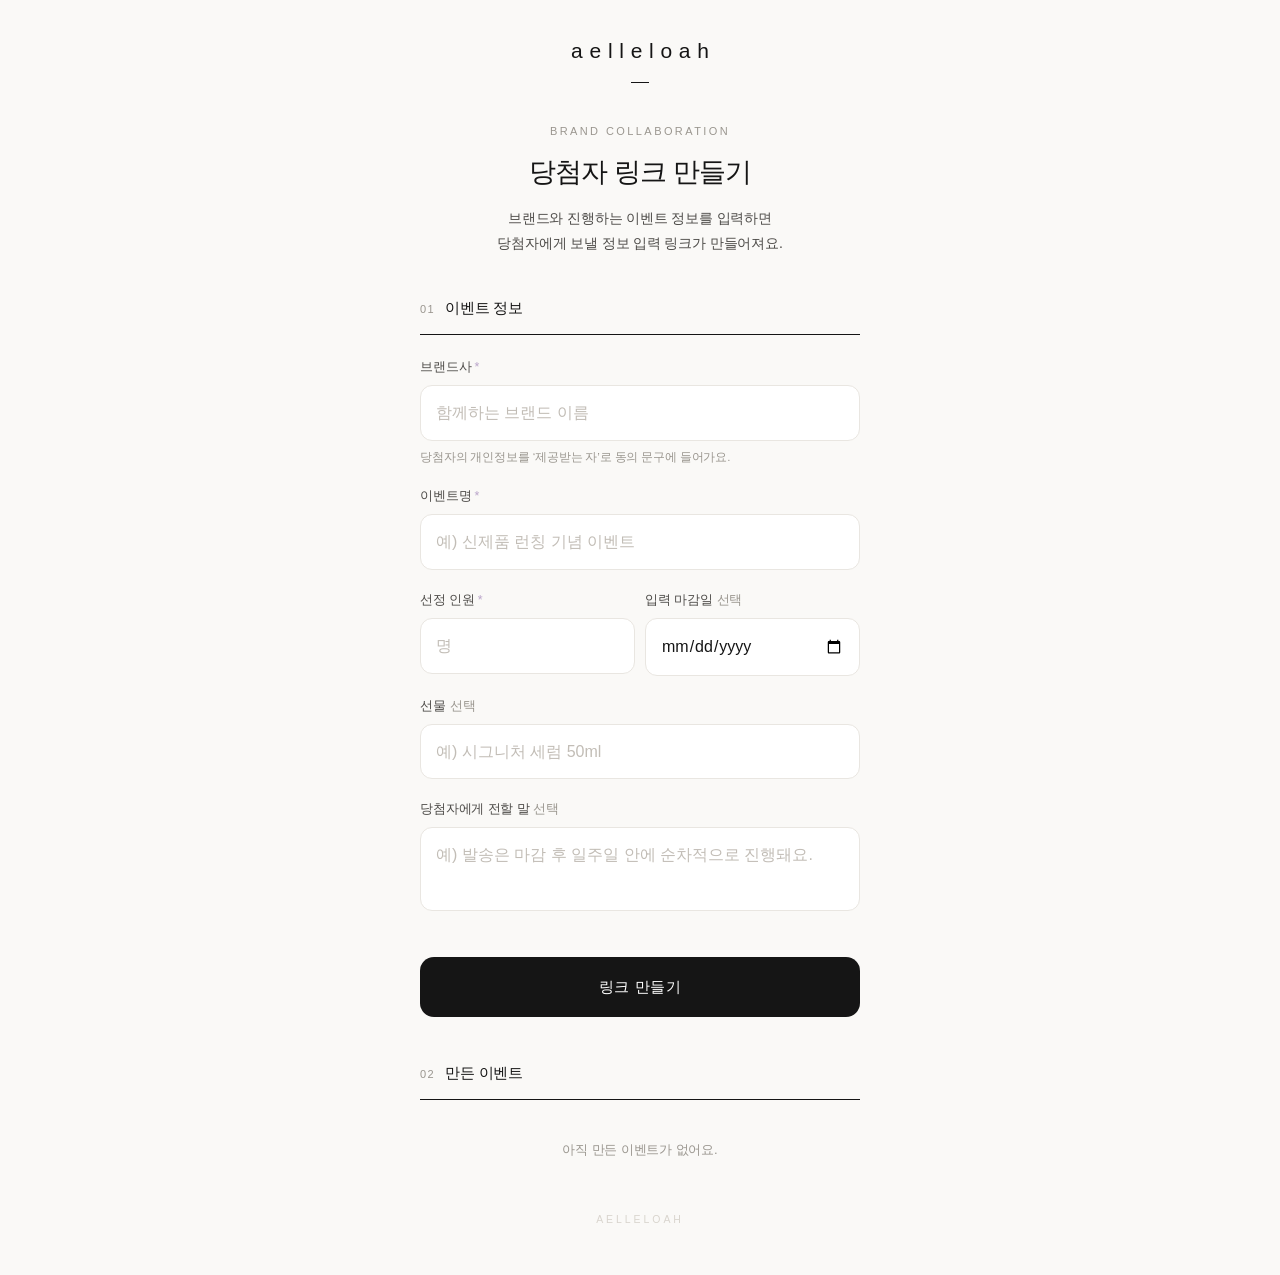
<file: index.html>
<!DOCTYPE html>
<html lang="ko">
<head>
<meta charset="UTF-8" />
<meta name="viewport" content="width=device-width, initial-scale=1.0" />
<meta name="robots" content="noindex, nofollow" />
<title>aelleloah</title>
<meta http-equiv="refresh" content="0; url=event/" />
</head>
<body style="background:#faf9f7"></body>
</html>
</file>
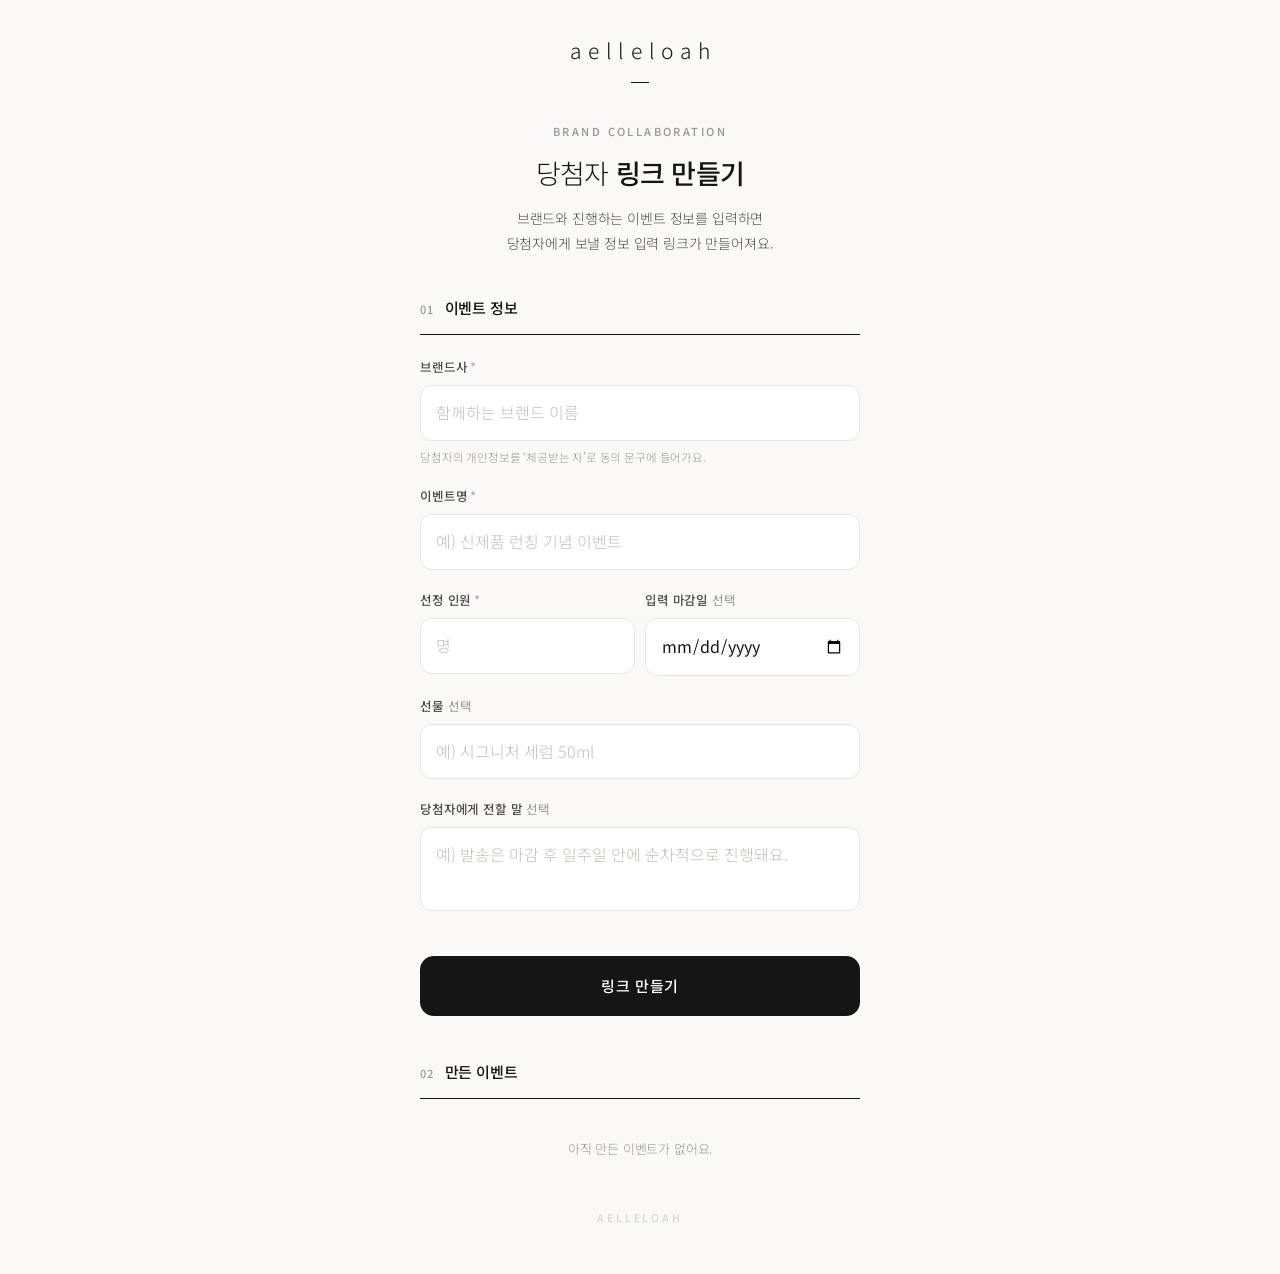
<file: event/index.html>
<!DOCTYPE html>
<html lang="ko">
<head>
<meta charset="UTF-8" />
<meta name="viewport" content="width=device-width, initial-scale=1.0, viewport-fit=cover" />
<meta name="robots" content="noindex, nofollow" />
<script>/* /event 처럼 끝에 / 가 없으면 붙여서 다시 열기 (상대 경로 파일을 찾게) */
  if (!/\/$|\.html$/.test(location.pathname)) location.replace(location.pathname + "/" + location.search);</script>
<meta name="theme-color" content="#faf9f7" />
<link rel="preconnect" href="https://fonts.googleapis.com" />
<link rel="preconnect" href="https://fonts.gstatic.com" crossorigin />
<link rel="stylesheet" href="https://fonts.googleapis.com/css2?family=Noto+Sans+KR:wght@300;400;500;700&display=swap" />
<link rel="stylesheet" href="style.css" />
<link rel="manifest" href="manifest.json" />
<link rel="apple-touch-icon" href="icons/apple-touch-icon.png" />
<link rel="icon" type="image/png" href="icons/icon-192.png" />
<meta name="apple-mobile-web-app-capable" content="yes" />
<meta name="mobile-web-app-capable" content="yes" />
<meta name="apple-mobile-web-app-title" content="당첨자링크" />
<meta name="apple-mobile-web-app-status-bar-style" content="default" />
<title>aelleloah</title>
<script src="common.js"></script>
</head>
<body>
<div class="wrap">
  <div class="mark"><b>aelleloah</b><i></i></div>

  <div class="hero">
    <div class="eyebrow">Brand Collaboration</div>
    <h1>당첨자 <strong>링크 만들기</strong></h1>
    <p>브랜드와 진행하는 이벤트 정보를 입력하면<br />당첨자에게 보낼 정보 입력 링크가 만들어져요.</p>
  </div>

  <div class="banner hidden" id="warn">
    구글 시트 연결 전이에요 — 링크는 만들 수 있지만, 당첨자가 입력한 정보는 아직 저장되지 않아요.
  </div>

  <form id="form" novalidate>
    <div class="sec">
      <div class="sec-h"><span>01</span><h2>이벤트 정보</h2></div>
      <div class="field" data-f="brand">
        <label for="brand">브랜드사<span class="req">*</span></label>
        <input type="text" id="brand" placeholder="함께하는 브랜드 이름" maxlength="40" />
        <div class="help">당첨자의 개인정보를 ‘제공받는 자’로 동의 문구에 들어가요.</div>
        <div class="err">브랜드사 이름을 입력해 주세요.</div>
      </div>
      <div class="field" data-f="event">
        <label for="event">이벤트명<span class="req">*</span></label>
        <input type="text" id="event" placeholder="예) 신제품 런칭 기념 이벤트" maxlength="60" />
        <div class="err">이벤트명을 입력해 주세요.</div>
      </div>
      <div class="grid2" style="margin-bottom:20px">
        <div class="field" data-f="count">
          <label for="count">선정 인원<span class="req">*</span></label>
          <input type="number" id="count" placeholder="명" inputmode="numeric" min="1" max="9999" />
          <div class="err">인원을 입력해 주세요.</div>
        </div>
        <div class="field" data-f="until">
          <label for="until">입력 마감일<span class="opt">선택</span></label>
          <input type="date" id="until" />
          <div class="err">오늘 이후 날짜로 골라 주세요.</div>
        </div>
      </div>
      <div class="field" data-f="gift">
        <label for="gift">선물<span class="opt">선택</span></label>
        <input type="text" id="gift" placeholder="예) 시그니처 세럼 50ml" maxlength="80" />
      </div>
      <div class="field" data-f="msg">
        <label for="msg">당첨자에게 전할 말<span class="opt">선택</span></label>
        <textarea id="msg" placeholder="예) 발송은 마감 후 일주일 안에 순차적으로 진행돼요." maxlength="300"></textarea>
      </div>
    </div>
    <button type="submit" class="submit" id="makeBtn">링크 만들기</button>
  </form>

  <div class="result hidden" id="result">
    <div class="eyebrow" id="r_collab"></div>
    <h3 id="r_title"></h3>
    <div class="meta" id="r_meta"></div>
    <div class="link" id="r_link"></div>
    <div class="btns2">
      <button type="button" class="b-ghost" id="r_open">당첨자 화면 보기</button>
      <button type="button" class="b-main" id="r_copy">메시지 복사</button>
    </div>
  </div>

  <div class="sec" style="margin-top:44px">
    <div class="sec-h"><span>02</span><h2>만든 이벤트</h2></div>
    <div class="list" id="list"></div>
  </div>

  <div class="foot">AELLELOAH</div>
</div>
<div class="toast" id="toast"></div>

<!-- 보낼 메시지 미리보기 · 수정 -->
<div class="overlay" id="dmOv">
  <div class="sheet">
    <h3>보낼 메시지</h3>
    <p class="desc">고친 문구는 이 이벤트에 저장돼요.</p>
    <textarea class="dm" id="dmText" maxlength="1000"></textarea>
    <div class="dm-tools">
      <button type="button" id="dmReset">기본 문구로</button>
      <button type="button" id="dmLink">링크만 복사</button>
    </div>
    <div class="sheet-btns">
      <button type="button" class="b-ghost" id="dmShare">공유</button>
      <button type="button" class="b-main" id="dmCopy">메시지 복사</button>
    </div>
  </div>
</div>

<script>
(function () {
  const C = window.EVENT_CONFIG;
  const $ = id => document.getElementById(id);
  const KEY = "aelleloah-events";
  const load = () => { try { return JSON.parse(localStorage.getItem(KEY)) || []; } catch (e) { return []; } };
  const save = list => { try { localStorage.setItem(KEY, JSON.stringify(list)); } catch (e) {} };
  // 시트에 저장된 이벤트(s)는 짧은 링크, 아니면 정보를 다 담은 긴 링크
  const longLink = ({ i, b, e, n, g, u, m }) => new URL("form.html", location.origin + location.pathname).href + "?c=" + EV.encode({ i, b, e, n, g, u, m });
  const linkOf = ev => ev.s ? EV.shortLink(ev.i) : longLink(ev);
  const mark = id => { const l = load(); l.forEach(x => { if (x.i === id) x.s = true; }); save(l); };
  const metaOf = ev => [ev.n ? ev.n + "명 선정" : "", ev.g, ev.u ? EV.dateLabel(ev.u) + " 마감" : "마감일 없음"].filter(Boolean).join(" · ");

  if (!EV.connected()) $("warn").classList.remove("hidden");

  let toastT;
  function toast(t) {
    $("toast").textContent = t; $("toast").classList.add("show");
    clearTimeout(toastT); toastT = setTimeout(() => $("toast").classList.remove("show"), 1800);
  }
  async function copy(text, done) {
    try { await navigator.clipboard.writeText(text); toast(done || "복사했어요"); }
    catch (e) { prompt("아래 내용을 길게 눌러 복사하세요", text); }
  }

  /* ---------- 보낼 메시지 ---------- */
  const dmDefault = ev => [
    "[" + ev.b + " × " + C.HOST + "] " + ev.e,
    "당첨을 축하드려요! 🎉",
    "",
    (ev.g ? "선물(" + ev.g + ")을" : "선물을") + " 보내드리려고 해요.",
    "아래 링크에서 받으실 정보를 " + (ev.u ? EV.dateLabel(ev.u) + "까지 " : "") + "입력해 주세요.",
    "",
    "👉 " + linkOf(ev)
  ].join("\n");
  const findEv = id => load().find(x => x.i === id);
  const saveDm = (id, dm, dmLink) => { const l = load(); l.forEach(x => { if (x.i === id) { x.dm = dm; x.dmLink = dmLink; } }); save(l); };

  let dmEv = null, dmT;
  function openDm(ev) {
    dmEv = findEv(ev.i) || ev;
    const link = linkOf(dmEv);
    let text = dmEv.dm || dmDefault(dmEv);
    // 저장된 문구 속 예전 링크(긴 링크)는 지금 링크로 바꿔 줌
    if (dmEv.dm && dmEv.dmLink && dmEv.dmLink !== link) text = text.split(dmEv.dmLink).join(link);
    $("dmText").value = text;
    $("dmOv").classList.add("show");
  }
  $("dmText").addEventListener("input", () => {
    clearTimeout(dmT);
    dmT = setTimeout(() => saveDm(dmEv.i, $("dmText").value, linkOf(dmEv)), 300);
  });
  $("dmReset").onclick = () => { $("dmText").value = dmDefault(dmEv); saveDm(dmEv.i, "", ""); };
  $("dmLink").onclick = () => copy(linkOf(dmEv), "링크를 복사했어요");
  $("dmCopy").onclick = () => {
    if (!$("dmText").value.includes(linkOf(dmEv))) toast("메시지에 링크가 빠져 있어요");
    copy($("dmText").value, "메시지를 복사했어요");
  };
  $("dmShare").onclick = async () => {
    const text = $("dmText").value;
    if (navigator.share) { try { await navigator.share({ text }); } catch (e) {} }
    else copy(text, "메시지를 복사했어요");
  };
  $("dmOv").addEventListener("click", e => { if (e.target === $("dmOv")) $("dmOv").classList.remove("show"); });

  /* ---------- 만들기 ---------- */
  document.querySelectorAll("#form input, #form textarea").forEach(el =>
    el.addEventListener("input", () => { const f = el.closest(".field"); if (f) f.classList.remove("invalid"); }));

  let current = null;
  $("form").addEventListener("submit", async e => {
    e.preventDefault();
    const v = id => $(id).value.trim();
    const bad = [];
    if (!v("brand")) bad.push("brand");
    if (!v("event")) bad.push("event");
    const n = parseInt(v("count"), 10);
    if (!(n >= 1 && n <= 9999)) bad.push("count");
    if (v("until") && EV.isClosed(v("until"))) bad.push("until");
    document.querySelectorAll("#form .field[data-f]").forEach(f => f.classList.toggle("invalid", bad.includes(f.dataset.f)));
    if (bad.length) { $(bad[0]).focus(); return; }

    current = { i: EV.newId(), b: v("brand"), e: v("event"), n, g: v("gift"), u: v("until"), m: v("msg") };
    const btn = $("makeBtn");
    btn.disabled = true; btn.textContent = "링크 만드는 중…";
    try { await EV.register(current); current.s = true; }
    catch (err) { toast("짧은 링크를 못 만들어서 긴 링크로 만들었어요"); }
    btn.disabled = false; btn.textContent = "링크 만들기";
    const list = load(); list.unshift(Object.assign({ created: Date.now() }, current)); save(list);
    showResult(current); renderList();
    $("form").reset();
  });

  function showResult(ev) {
    current = ev;
    $("r_collab").textContent = ev.b + " × " + C.HOST;
    $("r_title").textContent = ev.e;
    $("r_meta").textContent = metaOf(ev);
    $("r_link").textContent = linkOf(ev);
    $("result").classList.remove("hidden");
    $("result").scrollIntoView({ behavior: "smooth", block: "center" });
  }
  $("r_open").onclick = () => window.open(linkOf(current), "_blank");
  $("r_copy").onclick = () => openDm(current);

  /* ---------- 목록 ---------- */
  function renderList() {
    const list = load(), box = $("list");
    box.innerHTML = "";
    if (!list.length) { box.innerHTML = '<div class="empty">아직 만든 이벤트가 없어요.</div>'; return; }
    list.forEach((ev, idx) => {
      const item = document.createElement("div"); item.className = "item";
      const top = document.createElement("div"); top.className = "item-top";
      const t = document.createElement("b"); t.textContent = ev.e;
      const s = document.createElement("small"); s.textContent = ev.b;
      top.append(t, s);
      const meta = document.createElement("div"); meta.className = "meta";
      meta.textContent = metaOf(ev) + (EV.isClosed(ev.u) ? " (마감됨)" : "");
      const btns = document.createElement("div"); btns.className = "item-btns";
      [["메시지 복사", () => openDm(ev)], ["당첨자 화면", () => window.open(linkOf(ev), "_blank")],
       ["삭제", () => { if (confirm("목록에서 지울까요?\n(이미 보낸 링크와 시트의 정보는 그대로 남아요)")) { const l = load(); l.splice(idx, 1); save(l); renderList(); } }]]
        .forEach(([label, fn], k) => {
          const b = document.createElement("button"); b.type = "button"; b.textContent = label; b.onclick = fn;
          if (k === 2) b.className = "del";
          btns.append(b);
        });
      item.append(top, meta, btns); box.append(item);
    });
  }
  renderList();

  // 예전에 만든(긴 링크) 이벤트도 시트에 등록해서 짧은 링크로 바꿔 둠
  (async () => {
    let changed = false;
    for (const ev of load().filter(x => !x.s)) {
      try { await EV.register(ev); mark(ev.i); changed = true; } catch (e) {}
    }
    if (changed) renderList();
  })();
})();
</script>
</body>
</html>
</file>
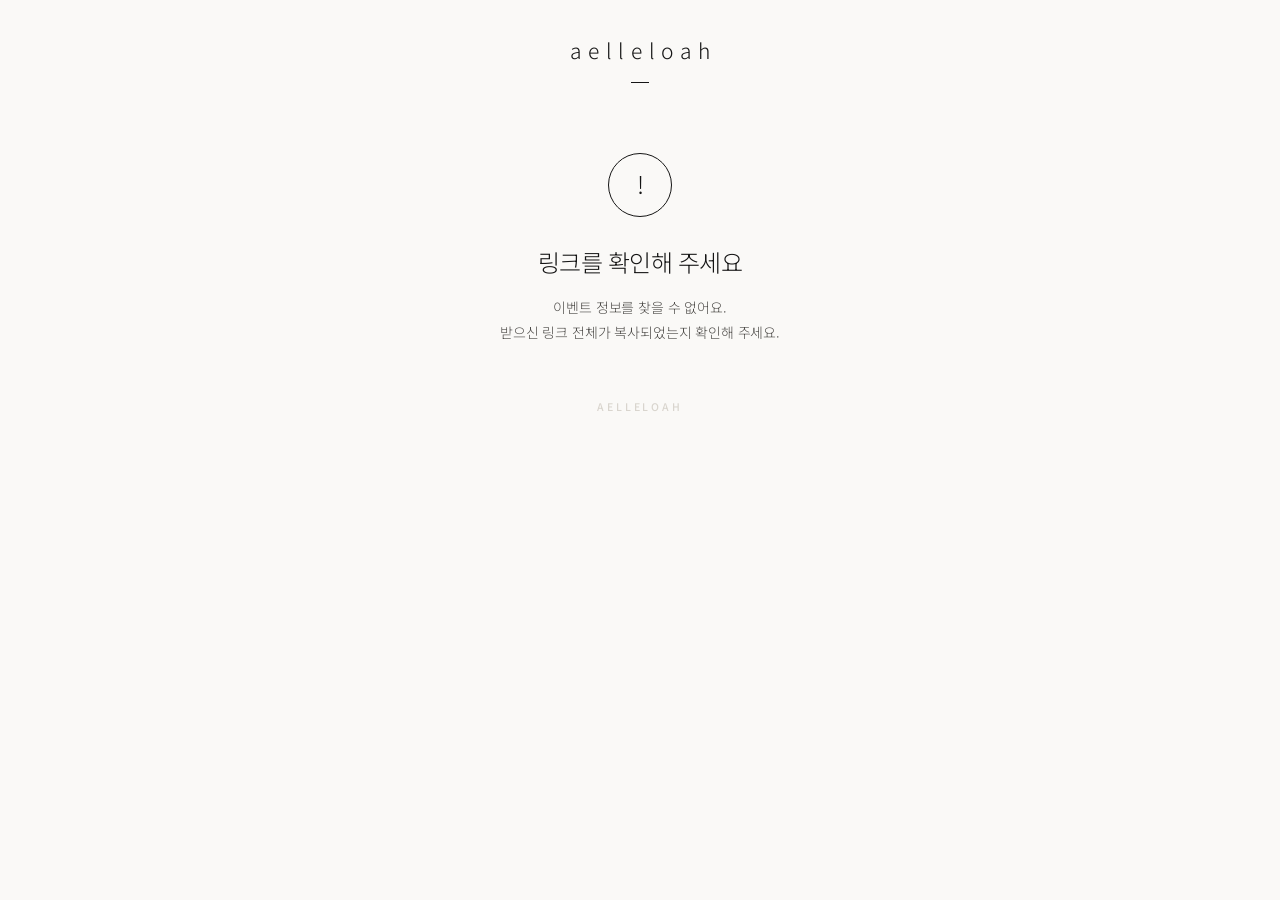
<file: gift.html>
<!DOCTYPE html>
<html lang="ko">
<head>
<meta charset="UTF-8" />
<meta name="viewport" content="width=device-width, initial-scale=1.0" />
<meta name="robots" content="noindex, nofollow" />
<meta name="theme-color" content="#faf9f7" />
<title>aelleloah</title>
<script>location.replace("event/form.html" + location.search);</script>
</head>
<body style="background:#faf9f7"></body>
</html>
</file>
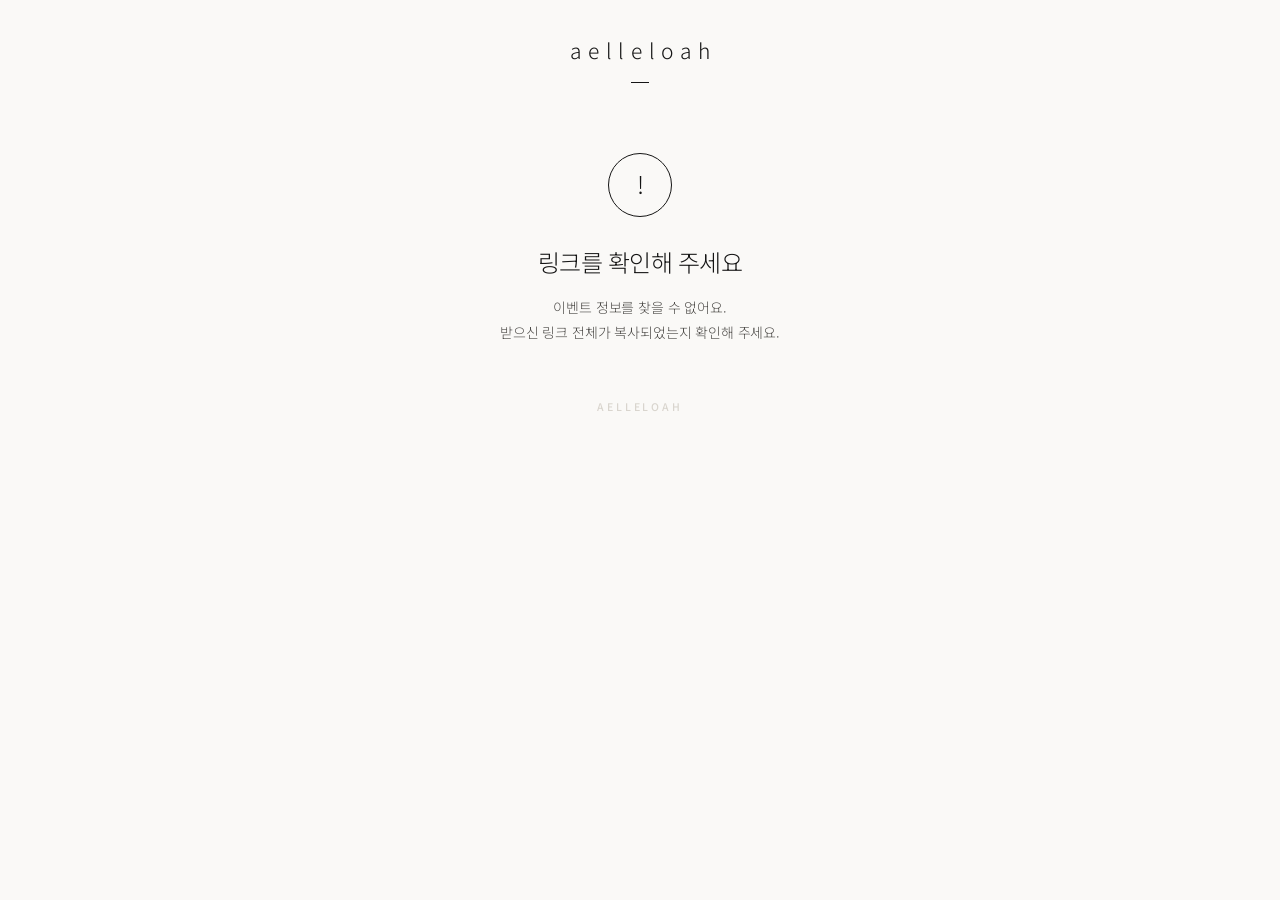
<file: event/form.html>
<!DOCTYPE html>
<html lang="ko">
<head>
<meta charset="UTF-8" />
<meta name="viewport" content="width=device-width, initial-scale=1.0, viewport-fit=cover" />
<meta name="robots" content="noindex, nofollow" />
<meta name="theme-color" content="#faf9f7" />
<link rel="preconnect" href="https://fonts.googleapis.com" />
<link rel="preconnect" href="https://fonts.gstatic.com" crossorigin />
<link rel="stylesheet" href="https://fonts.googleapis.com/css2?family=Noto+Sans+KR:wght@300;400;500;700&display=swap" />
<link rel="stylesheet" href="style.css" />
<link rel="apple-touch-icon" href="icons/apple-touch-icon.png" />
<link rel="icon" type="image/png" href="icons/icon-192.png" />
<title>aelleloah</title>
<script src="common.js"></script>
</head>
<body>
<div class="wrap">
  <div class="mark"><b>aelleloah</b><i></i></div>

  <!-- 불러오는 중 -->
  <section id="loadView" class="hidden"><p class="loading">이벤트 정보를 불러오고 있어요…</p></section>

  <!-- 입력 폼 -->
  <section id="formView" class="hidden">
    <div class="hero">
      <div class="eyebrow" id="collab"></div>
      <h1>당첨을 <strong>축하드립니다</strong></h1>
      <p><span id="eventLine"></span><br />선물을 보내드릴 수 있도록 아래 정보를 입력해 주세요.</p>
      <div class="until hidden" id="untilLine"></div>
    </div>

    <dl class="info" id="info"></dl>
    <blockquote class="msg hidden" id="msg"><b>MESSAGE</b><span id="msgText"></span></blockquote>

    <div class="banner hidden" id="testBanner">
      미리보기 상태예요 — 아직 구글 시트가 연결되지 않아 입력한 정보는 저장되지 않습니다.
    </div>

    <form id="form" novalidate autocomplete="on">
      <div class="sec">
        <div class="sec-h"><span>01</span><h2>받으실 분</h2></div>
        <div class="field" data-f="insta">
          <label for="insta">인스타그램 아이디<span class="req">*</span></label>
          <div class="prefix"><span>@</span><input type="text" id="insta" name="insta" placeholder="instagram_id" autocapitalize="off" autocorrect="off" spellcheck="false" maxlength="40" /></div>
          <div class="err">당첨된 인스타그램 아이디를 입력해 주세요.</div>
        </div>
        <div class="field" data-f="name">
          <label for="name">이름<span class="req">*</span></label>
          <input type="text" id="name" name="name" placeholder="받으실 분 성함" autocomplete="name" maxlength="30" />
          <div class="err">받으실 분 이름을 입력해 주세요.</div>
        </div>
        <div class="field" data-f="phone">
          <label for="phone">연락처<span class="req">*</span></label>
          <input type="tel" id="phone" name="phone" placeholder="010-0000-0000" autocomplete="tel" inputmode="numeric" maxlength="13" />
          <div class="err">휴대폰 번호를 정확히 입력해 주세요. (예: 010-1234-5678)</div>
        </div>
      </div>

      <div class="sec">
        <div class="sec-h"><span>02</span><h2>배송지</h2></div>
        <div class="field" data-f="addr">
          <label for="addr">주소<span class="req">*</span></label>
          <div class="stack">
            <div class="row">
              <input type="text" id="zip" name="zip" placeholder="우편번호" inputmode="numeric" maxlength="5" autocomplete="postal-code" />
              <button type="button" class="btn-line" id="findAddr">주소 검색</button>
            </div>
            <input type="text" id="addr" name="addr" placeholder="기본 주소" autocomplete="street-address" maxlength="120" />
          </div>
          <div class="err">주소 검색 버튼을 눌러 주소를 입력해 주세요.</div>
        </div>
        <div class="field" data-f="addr2">
          <label for="addr2">상세 주소<span class="req">*</span></label>
          <input type="text" id="addr2" name="addr2" placeholder="동·호수 (없으면 '없음')" maxlength="80" />
          <div class="err">상세 주소를 입력해 주세요. 없으면 '없음'이라고 적어 주세요.</div>
        </div>
        <div class="field" data-f="memo">
          <label for="memo">배송 메모<span class="opt">선택</span></label>
          <textarea id="memo" name="memo" placeholder="예) 부재 시 문 앞에 놓아주세요" maxlength="100"></textarea>
        </div>
      </div>

      <div class="sec">
        <div class="sec-h"><span>03</span><h2>개인정보 동의</h2></div>
        <label class="agree-all"><input type="checkbox" class="chk" id="agreeAll" /> 전체 동의</label>

        <div class="agree">
          <div class="agree-head">
            <label><input type="checkbox" class="chk ag" id="consent1" /> <span><span class="tag">필수</span>개인정보 수집·이용 동의</span></label>
            <button type="button" class="toggle">보기</button>
          </div>
          <div class="agree-body">
            <div class="terms">
              <table>
                <tr><th>수집하는 자</th><td class="t_host"></td></tr>
                <tr><th>수집 목적</th><td><span class="t_event"></span> 당첨자 본인 확인 및 경품 발송, 배송 관련 연락</td></tr>
                <tr><th>수집 항목</th><td>인스타그램 아이디, 이름, 연락처, 주소, 배송 메모(선택)</td></tr>
                <tr><th>보유 기간</th><td><b class="t_keep"></b> 지체 없이 파기</td></tr>
              </table>
              <p>귀하는 개인정보 수집·이용에 동의하지 않을 권리가 있습니다. 다만, 동의하지 않으시면 경품 발송이 불가합니다.</p>
            </div>
          </div>
        </div>

        <div class="agree">
          <div class="agree-head">
            <label><input type="checkbox" class="chk ag" id="consent2" /> <span><span class="tag">필수</span>개인정보 제3자 제공 동의</span></label>
            <button type="button" class="toggle">보기</button>
          </div>
          <div class="agree-body">
            <div class="terms">
              <table>
                <tr><th>제공받는 자</th><td><b class="t_brand"></b></td></tr>
                <tr><th>제공 목적</th><td><span class="t_event"></span> 경품 발송</td></tr>
                <tr><th>제공 항목</th><td>인스타그램 아이디, 이름, 연락처, 주소, 배송 메모(선택)</td></tr>
                <tr><th>보유 기간</th><td><b>경품 발송 완료 시까지</b> (발송 후 지체 없이 파기)</td></tr>
              </table>
              <p>귀하는 개인정보 제3자 제공에 동의하지 않을 권리가 있습니다. 다만, 동의하지 않으시면 경품 발송이 불가합니다.</p>
            </div>
          </div>
        </div>
        <div class="agree-err" id="agreeErr">필수 동의 항목에 모두 체크해 주세요.</div>
      </div>

      <div class="hp" aria-hidden="true"><input type="text" id="website" name="website" tabindex="-1" autocomplete="off" /></div>

      <button type="submit" class="submit" id="submitBtn">입력 완료</button>
      <p class="note">입력하신 정보는 경품 발송 목적으로만 사용되며,<br />발송이 끝나면 안전하게 파기됩니다.</p>
    </form>
  </section>

  <!-- 완료 -->
  <section id="doneView" class="hidden">
    <div class="done">
      <div class="ico"></div>
      <h2>입력이 완료되었어요</h2>
      <p><span id="doneBrand"></span>선물이 곧 발송될 예정이에요.<br />다시 한 번 당첨을 축하드립니다.</p>
    </div>
  </section>

  <!-- 마감 / 잘못된 링크 -->
  <section id="closedView" class="hidden">
    <div class="done closed">
      <div class="ico"></div>
      <h2 id="closedTitle">입력 기간이 끝났어요</h2>
      <p id="closedText">당첨자 정보 입력이 마감되었습니다.<br />문의는 인스타그램 DM으로 남겨 주세요.</p>
    </div>
  </section>

  <div class="foot">AELLELOAH</div>
</div>

<!-- 입력 확인 -->
<div class="overlay" id="confirmOv">
  <div class="sheet">
    <h3>입력하신 정보가 맞나요?</h3>
    <p class="desc">이 정보로 선물이 발송돼요. 한 번 더 확인해 주세요.</p>
    <dl class="review" id="review"></dl>
    <div class="send-err" id="sendErr"></div>
    <div class="sheet-btns">
      <button type="button" class="b-ghost" id="editBtn">수정하기</button>
      <button type="button" class="b-main" id="sendBtn">제출하기</button>
    </div>
  </div>
</div>

<!-- 주소 검색 -->
<div class="overlay" id="addrOv">
  <div class="sheet addr-sheet">
    <div class="addr-top"><b>주소 검색</b><button type="button" id="addrClose">닫기</button></div>
    <div id="postcodeBox"></div>
  </div>
</div>

<script src="https://t1.daumcdn.net/mapjsapi/bundle/postcode/prod/postcode.v2.js" async></script>
<script>
(async function () {
  const C = window.EVENT_CONFIG;
  const $ = id => document.getElementById(id);
  const show = id => ["loadView", "formView", "doneView", "closedView"].forEach(v => $(v).classList.toggle("hidden", v !== id));

  // 긴 링크(?c=…)는 링크 안의 정보를, 짧은 링크(?이벤트ID)는 시트의 정보를 사용
  const qs = new URLSearchParams(location.search);
  const raw = location.search.slice(1);
  const id = qs.get("id") || (/^[a-z0-9]{4,12}$/.test(raw) ? raw : "");
  let ev = null;
  if (qs.get("c")) ev = EV.decode(qs.get("c"));
  else if (id && EV.connected()) {
    show("loadView");
    for (let t = 0; t < 2 && !ev; t++) {
      try { ev = await EV.fetchEvent(id); break; } catch (e) { /* 한 번 더 시도 */ }
    }
  }

  if (!ev) {
    $("closedTitle").textContent = "링크를 확인해 주세요";
    $("closedText").innerHTML = "이벤트 정보를 찾을 수 없어요.<br />받으신 링크 전체가 복사되었는지 확인해 주세요.";
    show("closedView"); return;
  }
  if (EV.isClosed(ev.u)) { show("closedView"); return; }
  show("formView");

  /* ---------- 이벤트 정보 채우기 ---------- */
  $("collab").textContent = ev.b + " × " + C.HOST;
  $("eventLine").textContent = ev.b + " " + ev.e + "에 당첨되셨어요.";
  $("doneBrand").textContent = ev.b + "에서 ";
  const info = [["브랜드", ev.b], ["이벤트", ev.e]];
  if (ev.g) info.push(["선물", ev.g]);
  if (ev.n) info.push(["당첨 인원", ev.n + "명"]);
  info.forEach(([k, v]) => {
    const div = document.createElement("div"), dt = document.createElement("dt"), dd = document.createElement("dd");
    dt.textContent = k; dd.textContent = v; div.append(dt, dd); $("info").append(div);
  });
  if (ev.m) { $("msgText").textContent = ev.m; $("msg").classList.remove("hidden"); }
  if (ev.u) { $("untilLine").textContent = EV.dateLabel(ev.u) + "까지 입력해 주세요"; $("untilLine").classList.remove("hidden"); }
  document.querySelectorAll(".t_host").forEach(el => el.textContent = C.HOST);
  document.querySelectorAll(".t_event").forEach(el => el.textContent = ev.b + " " + ev.e);
  document.querySelectorAll(".t_brand").forEach(el => el.textContent = ev.b);
  document.querySelectorAll(".t_keep").forEach(el => el.textContent = C.KEEP);
  if (!EV.connected()) $("testBanner").classList.remove("hidden");

  /* ---------- 입력 도우미 ---------- */
  const phone = $("phone");
  phone.addEventListener("input", () => {
    const n = phone.value.replace(/\D/g, "").slice(0, 11);
    phone.value = n.length < 4 ? n : n.length < 8 ? n.slice(0, 3) + "-" + n.slice(3)
      : n.length < 11 ? n.slice(0, 3) + "-" + n.slice(3, 6) + "-" + n.slice(6) : n.slice(0, 3) + "-" + n.slice(3, 7) + "-" + n.slice(7);
  });
  $("insta").addEventListener("input", e => { e.target.value = e.target.value.replace(/^@+/, "").replace(/\s/g, ""); });
  $("zip").addEventListener("input", e => { e.target.value = e.target.value.replace(/\D/g, ""); });
  document.querySelectorAll("#form input, #form textarea").forEach(el =>
    el.addEventListener("input", () => { const f = el.closest(".field"); if (f) f.classList.remove("invalid"); }));

  /* ---------- 주소 검색 (인스타 앱 안에서도 되도록 팝업 대신 화면 안에 띄움) ---------- */
  $("findAddr").onclick = () => {
    if (!window.daum || !daum.Postcode) {
      alert("주소 검색을 불러오지 못했어요. 주소를 직접 입력해 주세요.");
      $("addr").focus(); return;
    }
    $("addrOv").classList.add("show");
    new daum.Postcode({
      width: "100%", height: "100%",
      oncomplete: d => {
        let a = d.roadAddress || d.jibunAddress;
        const extra = [d.bname && /[동로가]$/.test(d.bname) ? d.bname : "", d.buildingName && d.apartment === "Y" ? d.buildingName : ""].filter(Boolean).join(", ");
        if (d.roadAddress && extra) a += " (" + extra + ")";
        $("zip").value = d.zonecode; $("addr").value = a;
        $("addrOv").classList.remove("show");
        document.querySelector('[data-f="addr"]').classList.remove("invalid");
        $("addr2").focus();
      }
    }).embed($("postcodeBox"));
  };
  $("addrClose").onclick = () => $("addrOv").classList.remove("show");

  /* ---------- 동의 ---------- */
  const ags = [...document.querySelectorAll(".ag")];
  const syncAll = () => { $("agreeAll").checked = ags.every(a => a.checked); if ($("agreeAll").checked) $("agreeErr").classList.remove("show"); };
  $("agreeAll").onchange = e => { ags.forEach(a => a.checked = e.target.checked); syncAll(); };
  ags.forEach(a => a.onchange = syncAll);
  document.querySelectorAll(".toggle").forEach(b => b.onclick = () => {
    const box = b.closest(".agree"); box.classList.toggle("open");
    b.textContent = box.classList.contains("open") ? "닫기" : "보기";
  });

  /* ---------- 검사 & 제출 ---------- */
  const val = id => $(id).value.trim();
  function validate() {
    const bad = [];
    if (!/^[A-Za-z0-9._]{1,30}$/.test(val("insta"))) bad.push("insta");
    if (val("name").length < 2) bad.push("name");
    if (!/^01[016789]-\d{3,4}-\d{4}$/.test(val("phone"))) bad.push("phone");
    if (!val("addr")) bad.push("addr");
    if (!val("addr2")) bad.push("addr2");
    document.querySelectorAll(".field[data-f]").forEach(f => f.classList.toggle("invalid", bad.includes(f.dataset.f)));
    const agreed = ags.every(a => a.checked);
    $("agreeErr").classList.toggle("show", !agreed);
    if (bad.length) { $(bad[0]).focus(); $(bad[0]).scrollIntoView({ block: "center", behavior: "smooth" }); return false; }
    if (!agreed) { $("agreeErr").scrollIntoView({ block: "center", behavior: "smooth" }); return false; }
    return true;
  }

  let data = null;
  $("form").addEventListener("submit", e => {
    e.preventDefault();
    if (!validate()) return;
    data = {
      eventId: ev.i, brand: ev.b, event: ev.e, count: ev.n, gift: ev.g, until: ev.u,
      insta: "@" + val("insta"), name: val("name"), phone: val("phone"),
      zip: val("zip") ? "'" + val("zip") : "", addr: val("addr"), addr2: val("addr2"), memo: val("memo"),
      // 우편번호 앞 0이 시트에서 지워지지 않게 작은따옴표(텍스트 표시)를 붙여 보냄
      consent1: true, consent2: true, website: $("website").value
    };
    const rows = [["인스타", data.insta], ["이름", data.name], ["연락처", data.phone],
      ["주소", (val("zip") ? "(" + val("zip") + ") " : "") + data.addr + " " + data.addr2], ["배송 메모", data.memo || "—"]];
    $("review").innerHTML = "";
    rows.forEach(([k, v]) => {
      const div = document.createElement("div"), dt = document.createElement("dt"), dd = document.createElement("dd");
      dt.textContent = k; dd.textContent = v; div.append(dt, dd); $("review").append(div);
    });
    $("sendErr").classList.remove("show");
    $("confirmOv").classList.add("show");
  });
  $("editBtn").onclick = () => $("confirmOv").classList.remove("show");

  $("sendBtn").onclick = async () => {
    const btn = $("sendBtn");
    btn.disabled = true; btn.textContent = "제출 중…";
    try {
      if (EV.connected()) {
        const res = await fetch(C.SHEET_URL, {
          method: "POST",
          headers: { "Content-Type": "text/plain;charset=utf-8" },
          body: JSON.stringify(data)
        });
        const j = await res.json();
        if (!j.ok) throw new Error(j.error || "저장 실패");
      } else {
        await new Promise(r => setTimeout(r, 500)); // 미리보기: 저장 안 함
      }
      $("confirmOv").classList.remove("show");
      show("doneView");
      window.scrollTo(0, 0);
    } catch (err) {
      $("sendErr").textContent = "제출에 실패했어요. 인터넷 연결을 확인하고 다시 눌러 주세요. 계속 안 되면 DM으로 알려 주세요.";
      $("sendErr").classList.add("show");
    } finally {
      btn.disabled = false; btn.textContent = "제출하기";
    }
  };
})();
</script>
</body>
</html>
</file>
<file: event/style.css>
:root {
  --bg: #faf9f7;
  --paper: #ffffff;
  --ink: #151515;
  --ink-2: #4d4b48;
  --mute: #9a968f;
  --line: #e9e6e1;
  --line-2: #d9d5ce;
  --tint: #f3f1ed;
  --accent: #b9a4c9;
  --err: #c8443f;
}
* { box-sizing: border-box; -webkit-tap-highlight-color: transparent; }
html, body { margin: 0; padding: 0; }
body {
  font-family: "Noto Sans KR", -apple-system, BlinkMacSystemFont, "Apple SD Gothic Neo", sans-serif;
  font-weight: 400; background: var(--bg); color: var(--ink);
  -webkit-font-smoothing: antialiased; letter-spacing: -0.01em; line-height: 1.6;
}
.wrap { max-width: 480px; margin: 0 auto; padding: calc(env(safe-area-inset-top, 0px) + 28px) 20px calc(env(safe-area-inset-bottom, 0px) + 48px); }

/* 워드마크 */
.mark { text-align: center; padding: 6px 0 30px; }
.mark b { font-size: 21px; font-weight: 300; letter-spacing: 0.32em; margin-right: -0.32em; color: var(--ink); }
.mark i { display: block; width: 18px; height: 1px; background: var(--ink); margin: 14px auto 0; }

/* 히어로 */
.hero { text-align: center; padding: 10px 0 40px; }
.eyebrow { font-size: 11px; font-weight: 500; letter-spacing: 0.22em; text-transform: uppercase; color: var(--mute); }
.hero h1 { font-size: 27px; font-weight: 300; letter-spacing: -0.03em; margin: 14px 0 14px; line-height: 1.4; }
.hero h1 strong { font-weight: 500; }
.hero p { margin: 0; color: var(--ink-2); font-size: 14px; font-weight: 300; line-height: 1.8; }
.until { display: inline-block; margin-top: 18px; font-size: 12px; font-weight: 500; letter-spacing: 0.04em; padding: 7px 14px; border: 1px solid var(--line-2); border-radius: 999px; color: var(--ink); }

.banner { border: 1px dashed var(--line-2); border-radius: 14px; padding: 12px 14px; font-size: 12.5px; line-height: 1.6; margin-bottom: 26px; color: var(--ink-2); background: var(--paper); }

/* 섹션 */
.sec { margin-bottom: 34px; }
.sec-h { display: flex; align-items: baseline; gap: 10px; padding-bottom: 14px; border-bottom: 1px solid var(--ink); margin-bottom: 22px; }
.sec-h span { font-size: 11px; font-weight: 500; letter-spacing: 0.12em; color: var(--mute); }
.sec-h h2 { margin: 0; font-size: 15px; font-weight: 500; letter-spacing: -0.01em; }

.field { margin-bottom: 20px; }
.field:last-child { margin-bottom: 0; }
.field label { display: block; font-size: 12.5px; font-weight: 500; color: var(--ink-2); margin-bottom: 8px; }
.field label .req { color: var(--accent); margin-left: 3px; }
.field label .opt { color: var(--mute); font-weight: 400; margin-left: 4px; }
input[type=text], input[type=tel], textarea {
  width: 100%; min-width: 0; font: inherit; font-size: 16px; font-weight: 400; color: var(--ink);
  background: var(--paper); border: 1px solid var(--line); border-radius: 12px;
  padding: 14px 15px; outline: none; transition: border-color .2s;
  -webkit-appearance: none; appearance: none;
}
textarea { resize: none; min-height: 84px; line-height: 1.6; }
input:focus, textarea:focus { border-color: var(--ink); }
input::placeholder, textarea::placeholder { color: #c2bdb6; font-weight: 300; }
.field.invalid input, .field.invalid textarea { border-color: var(--err); }
.err { display: none; color: var(--err); font-size: 12px; margin-top: 7px; }
.field.invalid .err { display: block; }

.prefix { position: relative; }
.prefix span { position: absolute; left: 15px; top: 50%; transform: translateY(-50%); color: var(--mute); font-size: 16px; pointer-events: none; }
.prefix input { padding-left: 33px; }

.row { display: flex; gap: 8px; }
.row input { flex: 1; }
.btn-line {
  flex-shrink: 0; border: 1px solid var(--ink); background: transparent; color: var(--ink); font: inherit;
  font-size: 13.5px; font-weight: 500; border-radius: 12px; padding: 0 18px; cursor: pointer; transition: background .2s, color .2s;
}
.btn-line:active { background: var(--ink); color: #fff; }
.stack > * + * { margin-top: 8px; }

/* 동의 */
.agree-all { display: flex; align-items: center; gap: 12px; padding: 16px; border-radius: 12px; background: var(--paper); border: 1px solid var(--line); font-weight: 500; font-size: 14.5px; cursor: pointer; margin-bottom: 4px; }
.agree { border-bottom: 1px solid var(--line); }
.agree-head { display: flex; align-items: center; gap: 10px; padding: 15px 2px; }
.agree-head label { flex: 1; font-size: 13.5px; font-weight: 400; cursor: pointer; display: flex; align-items: center; gap: 12px; color: var(--ink-2); }
.agree-head .tag { color: var(--ink); font-weight: 500; margin-right: 4px; }
.toggle { border: none; background: none; color: var(--mute); font: inherit; font-size: 12px; cursor: pointer; padding: 4px 2px; display: flex; align-items: center; gap: 4px; }
.toggle::after { content: ""; width: 6px; height: 6px; border: solid currentColor; border-width: 0 1px 1px 0; transform: rotate(45deg) translateY(-2px); transition: transform .2s; }
.agree.open .toggle::after { transform: rotate(-135deg) translateY(-1px); }
.agree-body { display: none; padding: 0 2px 16px; }
.agree.open .agree-body { display: block; }
.terms { background: var(--tint); border-radius: 12px; padding: 14px 16px; font-size: 12.5px; font-weight: 300; line-height: 1.7; color: var(--ink-2); }
.terms table { width: 100%; border-collapse: collapse; }
.terms th, .terms td { text-align: left; vertical-align: top; padding: 7px 0; border-bottom: 1px solid var(--line); }
.terms tr:last-child th, .terms tr:last-child td { border-bottom: none; }
.terms th { width: 78px; color: var(--ink); font-weight: 500; padding-right: 10px; }
.terms td b { font-weight: 500; color: var(--ink); }
.terms p { margin: 10px 0 0; }

.chk { appearance: none; -webkit-appearance: none; width: 20px; height: 20px; border-radius: 50%; border: 1px solid var(--line-2); background: var(--paper); flex-shrink: 0; margin: 0; cursor: pointer; display: grid; place-items: center; transition: background .15s, border-color .15s; }
.chk:checked { background: var(--ink); border-color: var(--ink); }
.chk:checked::after { content: ""; width: 4px; height: 8px; border: solid #fff; border-width: 0 1.5px 1.5px 0; transform: rotate(45deg) translate(-0.5px, -1px); }
.agree-err { display: none; color: var(--err); font-size: 12px; padding: 10px 2px 0; }
.agree-err.show { display: block; }

.submit {
  width: 100%; border: none; background: var(--ink); color: #fff; font: inherit; font-size: 15px; font-weight: 500; letter-spacing: 0.04em;
  border-radius: 14px; padding: 18px; cursor: pointer; margin-top: 4px; transition: opacity .2s;
}
.submit:active { opacity: .85; }
.submit:disabled { opacity: .4; cursor: default; }
.note { text-align: center; color: var(--mute); font-size: 11.5px; font-weight: 300; margin-top: 16px; line-height: 1.7; }
.foot { text-align: center; margin-top: 44px; font-size: 10.5px; letter-spacing: 0.28em; color: var(--line-2); font-weight: 500; }
.hp { position: absolute; left: -9999px; width: 1px; height: 1px; overflow: hidden; }

/* 시트 (확인 / 주소 검색) */
.overlay { position: fixed; inset: 0; background: rgba(21,21,21,.36); display: none; z-index: 50; align-items: flex-end; justify-content: center; backdrop-filter: blur(2px); -webkit-backdrop-filter: blur(2px); }
.overlay.show { display: flex; animation: fade .2s ease; }
@keyframes fade { from { opacity: 0; } to { opacity: 1; } }
.sheet { background: var(--bg); width: 100%; max-width: 480px; border-radius: 22px 22px 0 0; padding: 12px 22px calc(env(safe-area-inset-bottom, 0px) + 22px); animation: up .28s cubic-bezier(.2,.8,.2,1); max-height: 92vh; overflow: auto; }
.sheet::before { content: ""; display: block; width: 36px; height: 4px; border-radius: 2px; background: var(--line-2); margin: 0 auto 20px; }
@keyframes up { from { transform: translateY(40px); } to { transform: none; } }
.sheet h3 { margin: 0 0 6px; font-size: 18px; font-weight: 500; letter-spacing: -0.02em; }
.sheet .desc { margin: 0 0 18px; color: var(--mute); font-size: 13px; font-weight: 300; }
.review { background: var(--paper); border: 1px solid var(--line); border-radius: 14px; padding: 4px 16px; margin: 0; }
.review div { display: flex; gap: 14px; padding: 13px 0; border-bottom: 1px solid var(--line); font-size: 14px; }
.review div:last-child { border-bottom: none; }
.review dt { width: 64px; flex-shrink: 0; color: var(--mute); font-size: 12.5px; margin: 0; padding-top: 1px; }
.review dd { margin: 0; font-weight: 400; word-break: break-all; }
.sheet-btns { display: flex; gap: 8px; margin-top: 18px; }
.sheet-btns button { flex: 1; font: inherit; font-size: 14.5px; font-weight: 500; border-radius: 14px; padding: 16px; cursor: pointer; }
.b-ghost { background: transparent; color: var(--ink); border: 1px solid var(--line-2); }
.b-main { background: var(--ink); color: #fff; border: 1px solid var(--ink); }
.b-main:disabled { opacity: .5; }
.send-err { display: none; color: var(--err); font-size: 12.5px; margin-top: 12px; text-align: center; line-height: 1.6; }
.send-err.show { display: block; }

.addr-sheet { padding: 12px 0 0; overflow: hidden; height: 88vh; display: flex; flex-direction: column; }
.addr-sheet::before { margin-bottom: 8px; }
.addr-top { display: flex; align-items: center; justify-content: space-between; padding: 4px 20px 14px; border-bottom: 1px solid var(--line); }
.addr-top b { font-size: 15px; font-weight: 500; }
.addr-top button { border: none; background: none; font: inherit; font-size: 13px; color: var(--mute); cursor: pointer; padding: 4px; }
#postcodeBox { flex: 1; min-height: 0; background: #fff; }

/* 완료 / 마감 */
.done { text-align: center; padding: 40px 0 10px; }
.done .ico { width: 64px; height: 64px; border-radius: 50%; border: 1px solid var(--ink); margin: 0 auto 26px; display: grid; place-items: center; }
.done .ico::after { content: ""; width: 10px; height: 20px; border: solid var(--ink); border-width: 0 1.5px 1.5px 0; transform: rotate(45deg) translate(-2px, -2px); }
.done.closed .ico::after { content: "!"; width: auto; height: auto; border: none; transform: none; font-size: 24px; font-weight: 300; }
.done h2 { font-size: 24px; font-weight: 300; letter-spacing: -0.03em; margin: 0 0 14px; }
.done p { margin: 0; color: var(--ink-2); font-size: 14px; font-weight: 300; line-height: 1.8; }
.hidden { display: none !important; }

/* 링크 만들기 (?setup) */
.out { word-break: break-all; background: var(--paper); border: 1px solid var(--line); border-radius: 12px; padding: 14px; font-size: 12.5px; margin-top: 14px; color: var(--ink-2); }

/* 날짜 · 숫자 입력 */
input[type=date], input[type=number] {
  width: 100%; min-width: 0; display: block; font: inherit; font-size: 16px; color: var(--ink);
  background: var(--paper); border: 1px solid var(--line); border-radius: 12px;
  padding: 14px 15px; min-height: 54px; outline: none; -webkit-appearance: none; appearance: none;
}
input[type=date]:focus, input[type=number]:focus { border-color: var(--ink); }
input[type=date]::-webkit-date-and-time-value { text-align: left; }
.field.invalid input[type=date], .field.invalid input[type=number] { border-color: var(--err); }
.grid2 { display: grid; grid-template-columns: 1fr 1fr; gap: 10px; }
.grid2 .field { margin-bottom: 0; }
.help { font-size: 11.5px; color: var(--mute); margin-top: 7px; font-weight: 300; }

/* 이벤트 정보 박스 (당첨자 화면) */
.info { background: var(--paper); border: 1px solid var(--line); border-radius: 16px; padding: 4px 18px; margin-bottom: 18px; }
.info div { display: flex; justify-content: space-between; gap: 16px; padding: 14px 0; border-bottom: 1px solid var(--line); font-size: 13.5px; }
.info div:last-child { border-bottom: none; }
.info dt { color: var(--mute); margin: 0; flex-shrink: 0; }
.info dd { margin: 0; text-align: right; font-weight: 500; word-break: keep-all; }
.msg { margin: 0 0 34px; padding: 4px 0 4px 16px; border-left: 1px solid var(--ink); font-size: 13.5px; font-weight: 300; line-height: 1.8; color: var(--ink-2); white-space: pre-line; }
.msg b { display: block; font-size: 11px; font-weight: 500; letter-spacing: 0.14em; color: var(--mute); margin-bottom: 4px; }

/* 링크 결과 · 이벤트 목록 (주최자 화면) */
.result { background: var(--paper); border: 1px solid var(--ink); border-radius: 18px; padding: 22px 20px; margin-top: 26px; animation: fade .3s ease; }
.result .eyebrow { margin-bottom: 8px; }
.result h3 { margin: 0 0 4px; font-size: 18px; font-weight: 500; }
.result .meta { font-size: 12.5px; color: var(--mute); }
.result .link { margin-top: 16px; background: var(--tint); border-radius: 10px; padding: 12px 14px; font-size: 12px; color: var(--ink-2); word-break: break-all; max-height: 74px; overflow: hidden; }
.btns3 { display: grid; grid-template-columns: 1fr 1fr 1fr; gap: 8px; margin-top: 12px; }
.btns3 button { font: inherit; font-size: 13.5px; font-weight: 500; border-radius: 12px; padding: 13px 0; cursor: pointer; }
.list { margin-top: 6px; }
.item { padding: 16px 0; border-bottom: 1px solid var(--line); }
.item:last-child { border-bottom: none; }
.item-top { display: flex; justify-content: space-between; align-items: baseline; gap: 10px; }
.item b { font-size: 14.5px; font-weight: 500; }
.item small { font-size: 11.5px; color: var(--mute); flex-shrink: 0; }
.item .meta { font-size: 12.5px; color: var(--mute); margin-top: 2px; }
.item-btns { display: flex; gap: 6px; margin-top: 10px; }
.item-btns button { border: 1px solid var(--line-2); background: transparent; font: inherit; font-size: 12px; color: var(--ink); border-radius: 999px; padding: 6px 12px; cursor: pointer; }
.item-btns .del { color: var(--mute); border-color: transparent; margin-left: auto; }
.empty { text-align: center; color: var(--mute); font-size: 13px; font-weight: 300; padding: 18px 0 6px; }
.toast { position: fixed; left: 50%; bottom: calc(env(safe-area-inset-bottom, 0px) + 28px); transform: translateX(-50%) translateY(20px); background: var(--ink); color: #fff; font-size: 13px; padding: 11px 18px; border-radius: 999px; opacity: 0; transition: all .25s; pointer-events: none; z-index: 80; white-space: nowrap; }
.toast.show { opacity: 1; transform: translateX(-50%); }
.loading { text-align: center; color: var(--mute); font-size: 13px; font-weight: 300; padding: 60px 0; }

/* 보낼 메시지 */
.btns2 { display: grid; grid-template-columns: 1fr 1fr; gap: 8px; margin-top: 12px; }
.btns2 button { font: inherit; font-size: 13.5px; font-weight: 500; border-radius: 12px; padding: 13px 0; cursor: pointer; }
textarea.dm { min-height: 290px; font-size: 15px; line-height: 1.7; background: var(--paper); }
.dm-tools { display: flex; justify-content: space-between; margin-top: 8px; }
.dm-tools button { border: none; background: none; font: inherit; font-size: 12.5px; color: var(--mute); text-decoration: underline; text-underline-offset: 3px; cursor: pointer; padding: 6px 2px; }
</file>
